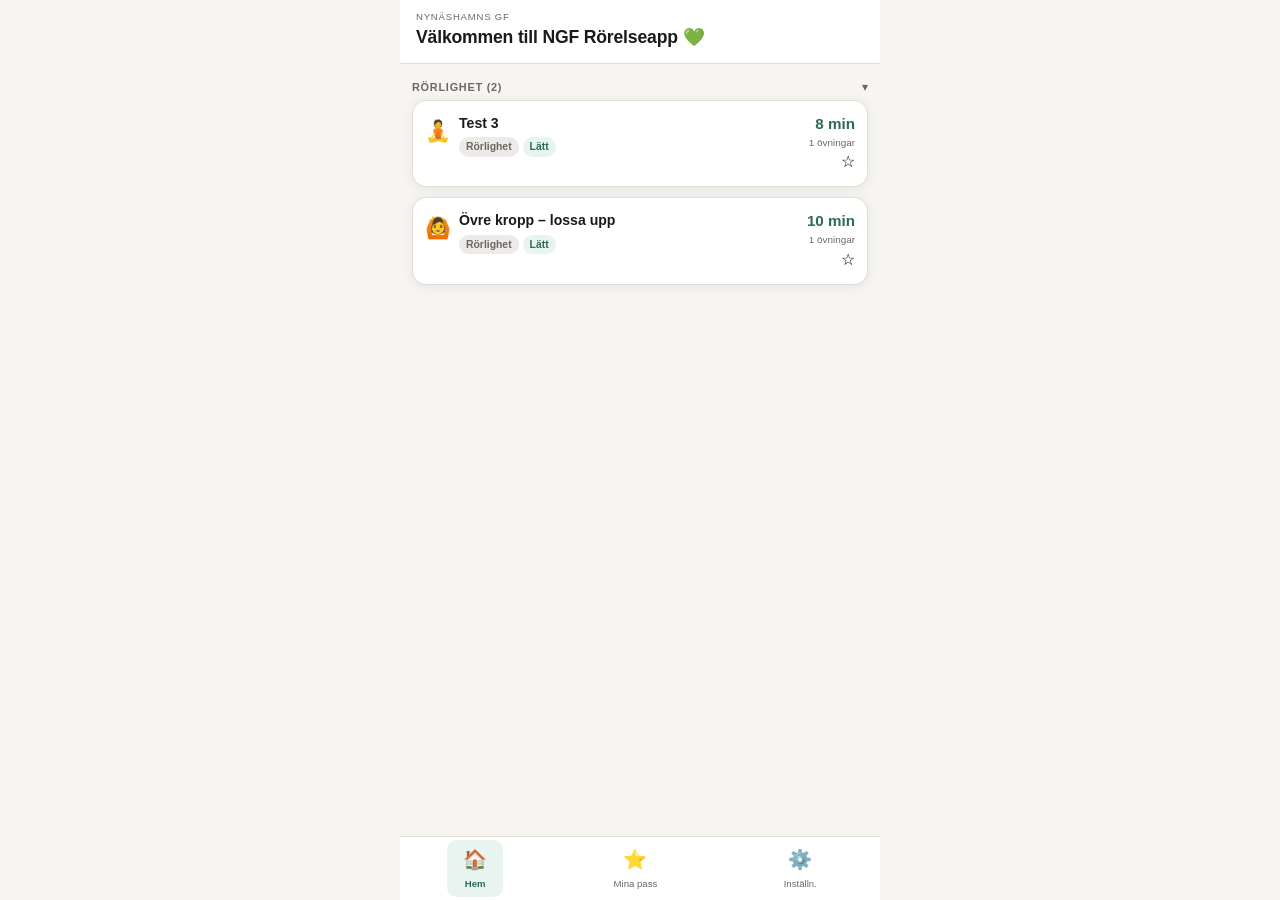
<file: index.html>
<!DOCTYPE html>
<html lang="sv" data-theme="light">
<head>
  <meta charset="UTF-8" />
  <meta name="viewport" content="width=device-width, initial-scale=1, viewport-fit=cover" />
  <meta name="theme-color" content="#2D6A4F" />
  <meta name="mobile-web-app-capable" content="yes" />
  <meta name="apple-mobile-web-app-status-bar-style" content="default" />
  <meta name="apple-mobile-web-app-title" content="NGF Rörelse" />
  <meta name="description" content="Träningspass för Nynäshamns GF" />

  <title>NGF Rörelseapp</title>

  <!-- PWA -->
  <link rel="manifest" href="manifest.json" />
  <link rel="apple-touch-icon" href="icons/icon-192.png" />

  <!-- Styles -->
  <link rel="stylesheet" href="css/app.css" />
</head>
<body>
  <div id="offline-banner" class="offline-banner hidden">Du är offline</div>
  <div id="app" style="background: var(--bg, #F7F5F2); color: var(--text, #1A1A1A);">
    <!-- Views are injected here -->
    <nav class="bottom-nav" id="bottom-nav"></nav>
  </div>

  <script type="module" src="js/app.js"></script>
</body>
</html>
</file>
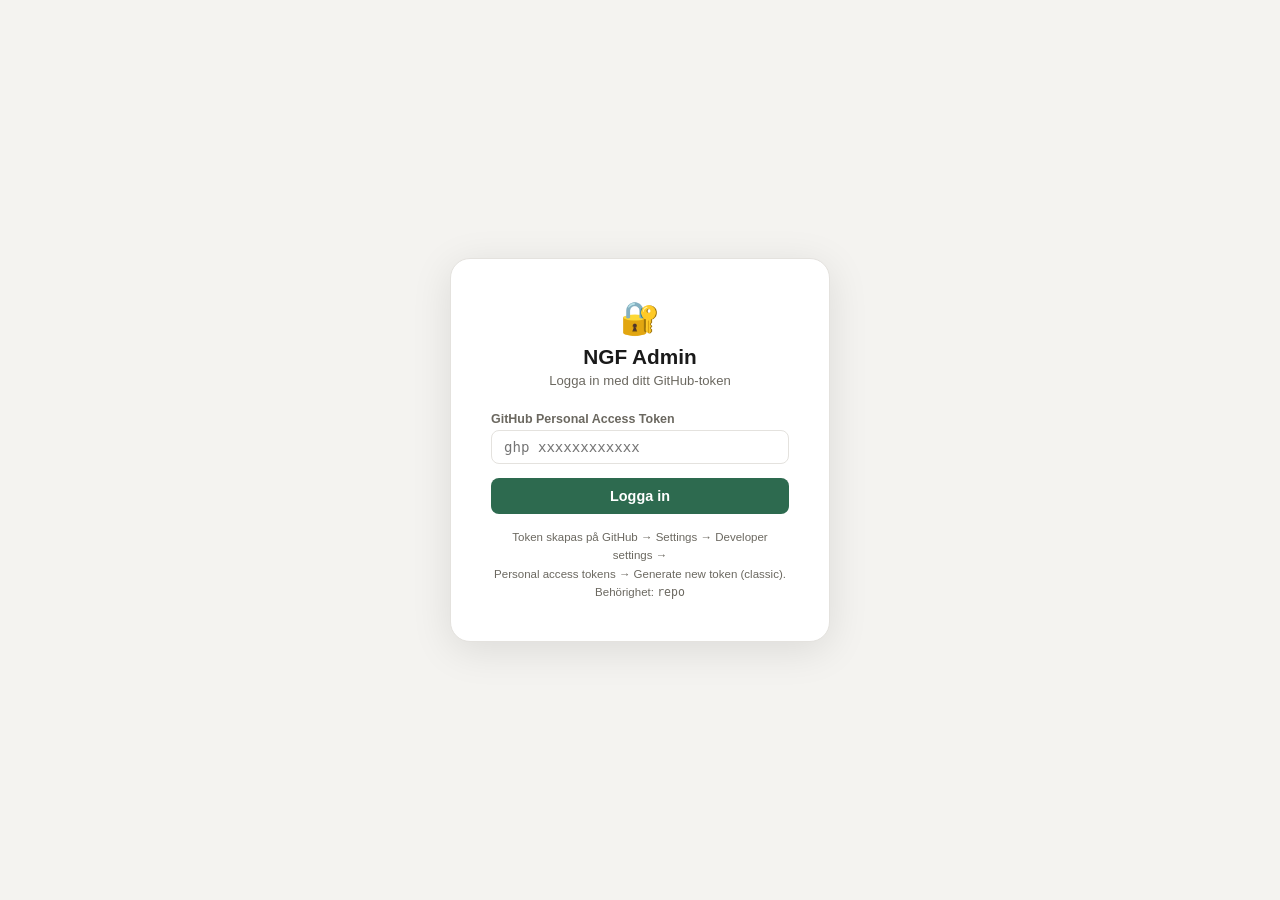
<file: admin/index.html>
<!DOCTYPE html>
<html lang="sv">
<head>
  <meta charset="UTF-8" />
  <meta name="viewport" content="width=device-width, initial-scale=1" />
  <title>NGF Admin</title>
  <style>
    *, *::before, *::after { box-sizing: border-box; margin: 0; padding: 0; }
    body { font-family: -apple-system, 'Helvetica Neue', sans-serif; background: #F4F3F0; color: #1A1A1A; font-size: 15px; }
    button { font-family: inherit; cursor: pointer; }
    input, textarea, select { font-family: inherit; }

    /* Layout */
    .shell { display: flex; min-height: 100vh; }
    .sidebar { width: 220px; background: #fff; border-right: 1px solid #E4E2DE; display: flex; flex-direction: column; position: fixed; top: 0; left: 0; height: 100vh; }
    .main { flex: 1; margin-left: 220px; padding: 32px 36px; max-width: calc(100vw - 220px); }
    .sidebar-logo { padding: 20px 20px 16px; border-bottom: 1px solid #E4E2DE; }
    .sidebar-logo h1 { font-size: 0.95rem; font-weight: 800; }
    .sidebar-logo p { font-size: 0.72rem; color: #6B6860; margin-top: 2px; }
    .nav-items { flex: 1; padding: 8px 0; }
    .nav-item { display: flex; align-items: center; gap: 10px; padding: 10px 20px; cursor: pointer; font-size: 0.88rem; font-weight: 500; color: #6B6860; border-right: 3px solid transparent; transition: all 0.15s; }
    .nav-item:hover { background: #F4F3F0; color: #1A1A1A; }
    .nav-item.active { font-weight: 700; color: #2D6A4F; background: #E8F4EF; border-right-color: #2D6A4F; }
    .sidebar-footer { padding: 16px 20px; border-top: 1px solid #E4E2DE; }
    .sidebar-footer .user { font-size: 0.82rem; font-weight: 600; margin-bottom: 6px; }
    .sidebar-footer .logout { background: none; border: none; color: #D32F2F; font-size: 0.78rem; cursor: pointer; padding: 0; }

    /* Page header */
    .page-header { display: flex; justify-content: space-between; align-items: flex-start; margin-bottom: 24px; }
    .page-title { font-size: 1.5rem; font-weight: 800; }
    .page-sub { font-size: 0.85rem; color: #6B6860; margin-top: 2px; }

    /* Stats */
    .stats-grid { display: grid; grid-template-columns: repeat(4, 1fr); gap: 14px; margin-bottom: 24px; }
    .stat-card { background: #fff; border-radius: 14px; border: 1px solid #E4E2DE; padding: 18px; }
    .stat-icon { font-size: 1.5rem; margin-bottom: 6px; }
    .stat-val { font-size: 1.6rem; font-weight: 800; }
    .stat-label { font-size: 0.78rem; color: #6B6860; margin-top: 2px; }

    /* Card / Table */
    .card { background: #fff; border-radius: 14px; border: 1px solid #E4E2DE; overflow: hidden; margin-bottom: 20px; }
    .card-header { padding: 14px 16px; border-bottom: 1px solid #E4E2DE; font-weight: 700; font-size: 0.9rem; }
    .tbl-head, .tbl-row { display: grid; padding: 10px 16px; align-items: center; }
    .tbl-head { background: #F9F8F6; border-bottom: 1px solid #E4E2DE; font-size: 0.72rem; font-weight: 700; color: #6B6860; letter-spacing: 0.05em; text-transform: uppercase; }
    .tbl-row { border-bottom: 1px solid #E4E2DE; font-size: 0.85rem; }
    .tbl-row:last-child { border-bottom: none; }

    /* Buttons */
    .btn { border-radius: 8px; padding: 7px 14px; font-size: 0.82rem; font-weight: 600; border: none; transition: opacity 0.15s; }
    .btn:active { opacity: 0.8; }
    .btn-primary { background: #2D6A4F; color: #fff; }
    .btn-secondary { background: #F9F8F6; color: #1A1A1A; border: 1px solid #E4E2DE; }
    .btn-danger { background: #D32F2F; color: #fff; }
    .btn-sm { padding: 4px 10px; font-size: 0.75rem; }

    /* Badges */
    .badge { display: inline-flex; align-items: center; padding: 2px 8px; border-radius: 20px; font-size: 0.72rem; font-weight: 600; }
    .badge-green { background: #E8F4EF; color: #2D6A4F; }
    .badge-orange { background: #FFF3E0; color: #E65100; }

    /* Form */
    .form-group { display: flex; flex-direction: column; gap: 12px; }
    .form-field { display: flex; flex-direction: column; gap: 4px; }
    .form-field label { font-size: 0.78rem; font-weight: 600; color: #6B6860; }
    .form-field input, .form-field select, .form-field textarea { border: 1px solid #E4E2DE; border-radius: 8px; padding: 8px 12px; font-size: 0.88rem; color: #1A1A1A; outline: none; background: #fff; }
    .form-field input:focus, .form-field select:focus { border-color: #2D6A4F; }
    .form-grid-2 { display: grid; grid-template-columns: 1fr 1fr; gap: 12px; }
    .form-grid-3 { display: grid; grid-template-columns: 1fr 1fr 1fr; gap: 12px; }
    .checkbox-row { display: flex; align-items: center; gap: 8px; font-size: 0.88rem; }

    /* Modal */
    .modal-overlay { position: fixed; inset: 0; background: rgba(0,0,0,0.45); display: flex; align-items: center; justify-content: center; z-index: 100; padding: 16px; }
    .modal { background: #fff; border-radius: 16px; padding: 28px; width: 480px; max-width: 100%; box-shadow: 0 20px 60px rgba(0,0,0,0.2); }
    .modal.sm { width: 360px; text-align: center; }
    .modal-title { font-weight: 800; font-size: 1.1rem; margin-bottom: 18px; }
    .modal-btns { display: flex; gap: 8px; margin-top: 20px; justify-content: flex-end; }
    .modal.sm .modal-btns { justify-content: center; }

    /* Toast */
    .toast { position: fixed; bottom: 24px; right: 24px; background: #2D6A4F; color: #fff; padding: 12px 20px; border-radius: 10px; font-size: 0.85rem; font-weight: 600; box-shadow: 0 4px 20px rgba(0,0,0,0.2); z-index: 200; animation: slideUp 0.2s ease; }
    @keyframes slideUp { from { transform: translateY(16px); opacity: 0; } to { transform: none; opacity: 1; } }

    /* Info box */
    .info-box { background: #E8F4EF; border: 1px solid #2D6A4F44; border-radius: 12px; padding: 12px 16px; font-size: 0.82rem; color: #2D6A4F; margin-bottom: 16px; }

    /* Color swatch */
    .swatch { width: 28px; height: 28px; border-radius: 50%; border: 1px solid #E4E2DE; display: inline-block; }

    /* Color picker row */
    .color-row { display: flex; align-items: center; justify-content: space-between; }
    .color-row label { font-size: 0.82rem; font-weight: 500; }
    .color-inputs { display: flex; align-items: center; gap: 8px; }
    .color-inputs input[type="color"] { width: 36px; height: 32px; border-radius: 6px; border: 1px solid #E4E2DE; cursor: pointer; padding: 2px; }
    .color-inputs input[type="text"] { width: 90px; border: 1px solid #E4E2DE; border-radius: 8px; padding: 6px 8px; font-size: 0.82rem; }

    /* Back link */
    .back-link { background: none; border: none; color: #2D6A4F; font-size: 0.85rem; font-weight: 600; cursor: pointer; padding: 0; margin-bottom: 8px; display: block; }

    /* History log */
    .log-row { padding: 11px 16px; border-bottom: 1px solid #E4E2DE; display: flex; justify-content: space-between; align-items: center; font-size: 0.85rem; }
    .log-row:last-child { border-bottom: none; }

    /* Login */
    .login-page { min-height: 100vh; display: flex; align-items: center; justify-content: center; background: #F4F3F0; }
    .login-card { background: #fff; border-radius: 20px; padding: 40px; width: 380px; box-shadow: 0 8px 40px rgba(0,0,0,0.1); border: 1px solid #E4E2DE; }
    .login-icon { font-size: 2rem; text-align: center; margin-bottom: 8px; }
    .login-title { font-size: 1.3rem; font-weight: 800; text-align: center; margin-bottom: 4px; }
    .login-sub { font-size: 0.82rem; color: #6B6860; text-align: center; margin-bottom: 24px; }
    .login-help { font-size: 0.72rem; color: #6B6860; text-align: center; margin-top: 14px; line-height: 1.6; }
    .error-msg { font-size: 0.75rem; color: #D32F2F; margin-top: 4px; }

    .hidden { display: none !important; }
  </style>
</head>
<body>

<!-- LOGIN -->
<div id="login-page" class="login-page">
  <div class="login-card">
    <div class="login-icon">🔐</div>
    <div class="login-title">NGF Admin</div>
    <div class="login-sub">Logga in med ditt GitHub-token</div>
    <div class="form-field" style="margin-bottom:14px">
      <label for="token-input">GitHub Personal Access Token</label>
      <input id="token-input" type="password" placeholder="ghp_xxxxxxxxxxxx" autocomplete="off" style="font-family:monospace" />
      <div class="error-msg hidden" id="token-error">Ogiltigt token. Prova att skriva "demo" för testläge.</div>
    </div>
    <button class="btn btn-primary" style="width:100%;padding:10px;font-size:0.9rem" id="btn-login">Logga in</button>
    <div class="login-help">
      Token skapas på GitHub → Settings → Developer settings →<br>
      Personal access tokens → Generate new token (classic).<br>
      Behörighet: <code>repo</code>
    </div>
  </div>
</div>

<!-- APP SHELL -->
<div id="app-shell" class="shell hidden">
  <aside class="sidebar">
    <div class="sidebar-logo">
      <h1>NGF Admin</h1>
      <p>Nynäshamns GF</p>
    </div>
    <nav class="nav-items" id="sidebar-nav">
      <div class="nav-item active" data-section="oversikt">📊 Översikt</div>
      <div class="nav-item" data-section="pass">📋 Pass</div>
      <div class="nav-item" data-section="ovningar">🏃 Övningsbibliotek</div>
      <div class="nav-item" data-section="teman">🎨 Teman</div>
    </nav>
    <div class="sidebar-footer">
      <div class="user" id="sidebar-user">AndyGymnastics</div>
      <button class="logout" id="btn-logout">Logga ut</button>
    </div>
  </aside>
  <main class="main" id="main-content"></main>
</div>

<script>
// ── State ─────────────────────────────────
const STORAGE_KEY = 'ngf_admin_data';
let state = {
  token: null,
  section: 'oversikt',
  subSection: null,
  data: null
};

function getSavedData() {
  try {
    const raw = localStorage.getItem(STORAGE_KEY);
    return raw ? JSON.parse(raw) : null;
  } catch {
    return null;
  }
}

function showToast(message, type = 'success') {
  const toast = document.createElement('div');
  toast.className = 'toast';
  toast.textContent = message;
  if (type === 'error') toast.style.background = '#D32F2F';
  document.body.appendChild(toast);
  setTimeout(() => toast.remove(), 3000);
}

async function fetchFileSHA() {
  try {
    const res = await fetch('https://api.github.com/repos/andygymnastics/ngf-rorelseapp/contents/data/data.json', {
      headers: { 'Authorization': `token ${state.token}` }
    });
    if (!res.ok) {
      const errText = await res.text();
      throw new Error(`GitHub API error: ${res.status} - ${errText}`);
    }
    const data = await res.json();
    return data.sha;
  } catch (error) {
    console.error('Failed to fetch file SHA:', error);
    throw error;
  }
}

async function pushToGitHub(dataToSave) {
  console.log('🔄 Attempting GitHub push...', { token: state.token ? 'present' : 'missing', isDemo: state.token === 'demo' });
  if (!state.token || state.token === 'demo') {
    console.log('Demo mode: skipping GitHub push');
    return;
  }

  try {
    showToast('💾 Sparar till GitHub...');
    console.log('Fetching SHA...');
    const sha = await fetchFileSHA();
    console.log('SHA fetched');

    // Encode to base64 properly
    const jsonString = JSON.stringify(dataToSave, null, 2);
    // Convert UTF-8 string to base64
    const content = btoa(unescape(encodeURIComponent(jsonString)));

    const pushData = {
      message: '📝 Admin update: ' + new Date().toLocaleString('sv-SE'),
      content: content,
      sha: sha
    };

    const res = await fetch('https://api.github.com/repos/andygymnastics/ngf-rorelseapp/contents/data/data.json', {
      method: 'PUT',
      headers: {
        'Authorization': `token ${state.token}`,
        'Content-Type': 'application/json'
      },
      body: JSON.stringify(pushData)
    });

    console.log('GitHub API response:', res.status);

    if (!res.ok) {
      const err = await res.json();
      console.error('GitHub API error:', err);
      throw new Error(err.message || `GitHub API error: ${res.status}`);
    }

    const result = await res.json();
    console.log('✅ GitHub push successful');
    showToast('✅ Ändringar sparade till GitHub!');
  } catch (error) {
    console.error('❌ GitHub push failed:', error);
    showToast(`❌ Kunde inte spara: ${error.message}`, 'error');
  }
}

async function saveData() {
  try {
    localStorage.setItem(STORAGE_KEY, JSON.stringify(state.data));
    await pushToGitHub(state.data);
  } catch (error) {
    console.warn('Kunde inte spara admindata:', error);
  }
}

function generateId(prefix = 'item') {
  return `${prefix}-${Date.now().toString(36)}-${Math.random().toString(36).slice(2,5)}`;
}

document.getElementById('btn-login').addEventListener('click', login);
document.getElementById('token-input').addEventListener('keydown', e => { if (e.key === 'Enter') login(); });
document.getElementById('btn-logout').addEventListener('click', logout);
document.getElementById('sidebar-nav').addEventListener('click', e => {
  const item = e.target.closest('[data-section]');
  if (item) navigate(item.dataset.section);
});
document.getElementById('main-content').addEventListener('click', handleAction);

async function login() {
  const token = document.getElementById('token-input').value.trim();
  if (token.startsWith('ghp_') || token === 'demo') {
    state.token = token;
    
    // Load actual data.json from GitHub Pages to sync with what users see
    try {
      console.log('🔄 Loading data from GitHub...');
      const res = await fetch('https://andygymnastics.github.io/ngf-rorelseapp/data/data.json');
      console.log('Response status:', res.status);
      if (!res.ok) throw new Error(`HTTP ${res.status}`);
      const data = await res.json();
      console.log('Loaded data:', { passes: data.pass?.length, exercises: data.ovningar?.length });
      state.data = data;
    } catch (e) {
      console.error('❌ Failed to load GitHub data:', e.message);
      showToast('Kunde inte ladda data från GitHub. Kontrollera din internetanslutning.', 'error');
      return; // Don't proceed with login
    }
    
    document.getElementById('login-page').classList.add('hidden');
    document.getElementById('app-shell').classList.remove('hidden');
    const userDisplay = token === 'demo' ? 'Demo-läge (ändringar sparas inte)' : 'AndyGymnastics';
    document.getElementById('sidebar-user').textContent = userDisplay;
    console.log('🔑 Logged in with token type:', token === 'demo' ? 'DEMO' : 'REAL');
    navigate('oversikt');
  } else {
    document.getElementById('token-error').classList.remove('hidden');
  }
}

function logout() {
  state.token = null;
  state.section = 'oversikt';
  state.subSection = null;
  document.getElementById('app-shell').classList.add('hidden');
  document.getElementById('login-page').classList.remove('hidden');
  document.getElementById('token-input').value = '';
}

function navigate(section, sub = null) {
  state.section = section;
  state.subSection = sub;
  document.querySelectorAll('.nav-item').forEach(el => {
    el.classList.toggle('active', el.dataset.section === section);
  });
  renderSection();
}

function renderSection() {
  const main = document.getElementById('main-content');
  switch (state.section) {
    case 'oversikt':   main.innerHTML = renderOversikt(); break;
    case 'pass':       main.innerHTML = state.subSection ? renderPassDetail(state.subSection) : renderPass(); break;
    case 'ovningar':   main.innerHTML = renderOvningar(); break;
    case 'teman':      main.innerHTML = renderTeman(); break;
  }
}

function renderOversikt() {
  const { pass, ovningar } = state.data;
  const pub = pass.filter(p => p.aktiv).length;
  return `
    <div class="page-header">
      <div><div class="page-title">Översikt</div><div class="page-sub">Nynäshamns GF · Rörelseapp</div></div>
    </div>
    <div class="stats-grid">
      ${statCard('📋', pass.length, 'Pass totalt', null)}
      ${statCard('✅', pub, 'Publicerade', '#2D6A4F')}
      ${statCard('⚠️', pass.length - pub, 'Opublicerade', '#E65100')}
      ${statCard('🏃', ovningar.length, 'Övningar i biblioteket', null)}
    </div>
    <div class="card">
      <div class="card-header">Senaste ändringar</div>
      ${['Anders · Lade till pass "Bål & core" · Idag 09:14',
         'Anders · Uppdaterade video för Axelrullningar · Igår 14:32',
         'Anders · Skapade tema Rosa · Mån 31 mar']
        .map(row => {
          const [vem, vad, nar] = row.split(' · ');
          return `<div class="log-row"><span><b>${vem}</b> ${vad}</span><span style="color:#6B6860;font-size:0.75rem">${nar}</span></div>`;
        }).join('')}
    </div>
  `;
}

function statCard(icon, val, label, color) {
  return `<div class="stat-card"><div class="stat-icon">${icon}</div><div class="stat-val" style="${color ? `color:${color}` : ''}">${val}</div><div class="stat-label">${label}</div></div>`;
}

function renderPass() {
  const rows = state.data.pass.map(p => `
    <div class="tbl-row" style="grid-template-columns:2fr 1fr 1fr 1fr 90px 120px">
      <div style="display:flex;align-items:center;gap:8px">
        <span>${p.emoji}</span>
        <div><div style="font-weight:600">${p.namn.sv}</div><div style="font-size:0.72rem;color:#6B6860">${p.tid} min</div></div>
      </div>
      <span>${p.kategori}</span>
      <span>${p.niva}</span>
      <span>${p.ovningar.length} st</span>
      <span><span class="badge ${p.aktiv ? 'badge-green' : 'badge-orange'}">${p.aktiv ? 'Publik' : 'Utkast'}</span></span>
      <div style="display:flex;gap:6px">
        <button class="btn btn-secondary btn-sm" data-action="edit-pass" data-id="${p.id}">Redigera</button>
        <button class="btn btn-danger btn-sm" data-action="delete-pass" data-id="${p.id}">✕</button>
      </div>
    </div>
  `).join('');
  return `
    <div class="page-header">
      <div><div class="page-title">Pass</div><div class="page-sub">${state.data.pass.length} pass totalt</div></div>
      <button class="btn btn-primary" data-action="new-pass">+ Nytt pass</button>
    </div>
    <div class="card">
      <div class="tbl-head" style="grid-template-columns:2fr 1fr 1fr 1fr 90px 120px">
        <span>Pass</span><span>Kategori</span><span>Nivå</span><span>Övningar</span><span>Status</span><span></span>
      </div>
      ${rows}
    </div>
  `;
}

function renderPassDetail(passId) {
  const pass = state.data.pass.find(p => p.id === passId);
  if (!pass) return renderPass();
  const rows = pass.ovningar.map((item, i) => {
    const ov = state.data.ovningar.find(o => o.id === item.ovningId);
    return `
      <div class="tbl-row" style="grid-template-columns:2fr 1fr 80px 1fr 80px">
        <span style="font-weight:600">${ov?.namn.sv || item.ovningId}</span>
        <span style="color:#6B6860">${item.varde}</span>
        <span>${ov?.loop ? '✅' : '—'}</span>
        <span>${ov?.video ? '<span class="badge badge-green">Länkad</span>' : '<span class="badge badge-orange">Saknas</span>'}</span>
        <div style="display:flex;gap:6px">
          <button class="btn btn-secondary btn-sm" data-action="edit-ovning-in-pass" data-index="${i}">✏️</button>
          <button class="btn btn-danger btn-sm" data-action="remove-ovning-from-pass" data-index="${i}">✕</button>
        </div>
      </div>
    `;
  }).join('');
  const html = `
    <button class="back-link" data-action="back-to-pass">← Tillbaka till pass</button>
    <div class="page-header">
      <div>
        <div class="page-title">${pass.emoji} ${pass.namn.sv}</div>
        <div class="page-sub">${pass.ovningar.length} övningar · ${pass.tid} min</div>
      </div>
      <div style="display:flex;gap:8px">
        <button class="btn btn-secondary" data-action="toggle-pass-status" data-id="${pass.id}">${pass.aktiv ? 'Avpublicera' : 'Publicera'}</button>
        <button class="btn btn-primary" data-action="add-ovning-to-pass">+ Övning</button>
      </div>
    </div>
    <div class="card" style="margin-bottom:16px">
      <div class="card-header">Passinformation</div>
      <div class="pass-detail-form" style="padding:16px">
        <div class="form-grid-3">
          <div class="form-field"><label>Namn (sv)</label><input class="pass-input-name" /></div>
          <div class="form-field"><label>Kategori</label><input class="pass-input-category" /></div>
          <div class="form-field"><label>Nivå</label><input class="pass-input-level" /></div>
        </div>
        <div class="form-grid-3" style="margin-top:12px">
          <div class="form-field"><label>Tid (min)</label><input class="pass-input-time" type="number" /></div>
          <div class="form-field"><label>Emoji</label><input class="pass-input-emoji" maxlength="2" /></div>
          <div></div>
        </div>
        <div style="margin-top:10px;text-align:right">
          <button class="btn btn-primary" data-action="save-pass-info">Spara</button>
        </div>
      </div>
    </div>
    <div class="card">
      <div class="tbl-head" style="grid-template-columns:2fr 1fr 80px 1fr 80px">
        <span>Övning</span><span>Tid / Reps</span><span>Loop</span><span>Video</span><span></span>
      </div>
      ${rows || '<div style="padding:16px;color:#6B6860;font-size:0.85rem">Inga övningar ännu.</div>'}
    </div>
  `;

  // Set values programmatically to ensure Swedish characters display correctly
  setTimeout(() => {
    const form = document.querySelector('.pass-detail-form');
    if (form) {
      form.querySelector('.pass-input-name').value = pass.namn.sv;
      form.querySelector('.pass-input-category').value = pass.kategori;
      form.querySelector('.pass-input-level').value = pass.niva;
      form.querySelector('.pass-input-time').value = pass.tid;
      form.querySelector('.pass-input-emoji').value = pass.emoji;
    }
  }, 0);

  return html;
}

function renderOvningar() {
  const rows = state.data.ovningar.map(ov => `
    <div class="tbl-row" style="grid-template-columns:2fr 80px 1fr 100px">
      <span style="font-weight:600">${ov.namn.sv}</span>
      <span>${ov.loop ? '✅' : '—'}</span>
      <span>${ov.video ? '<span class="badge badge-green">Länkad</span>' : '<span class="badge badge-orange">Saknas</span>'}</span>
      <div style="display:flex;gap:6px">
        <button class="btn btn-secondary btn-sm" data-action="edit-ovning" data-id="${ov.id}">✏️ Redigera</button>
        <button class="btn btn-danger btn-sm" data-action="delete-ovning" data-id="${ov.id}">✕</button>
      </div>
    </div>
  `).join('');
  return `
    <div class="page-header">
      <div><div class="page-title">Övningsbibliotek</div><div class="page-sub">${state.data.ovningar.length} övningar</div></div>
      <button class="btn btn-primary" data-action="new-ovning">+ Ny övning</button>
    </div>
    <div class="info-box">💡 Övningar i biblioteket kan återanvändas i flera pass. Redigerar du en övning här uppdateras den i alla pass som använder den.</div>
    <div class="card">
      <div class="tbl-head" style="grid-template-columns:2fr 80px 1fr 100px">
        <span>Övning</span><span>Loop</span><span>Video</span><span></span>
      </div>
      ${rows}
    </div>
  `;
}

function renderTeman() {
  const rows = state.data.teman.map(tema => `
    <div class="tbl-row" style="grid-template-columns:2fr 60px 1fr 120px">
      <span style="font-weight:600">${tema.namn.sv}</span>
      <span class="badge ${tema.las ? 'badge-orange' : 'badge-green'}">${tema.las ? 'Låst' : 'Anpassat'}</span>
      <span>${tema.las ? '<span style="color:#6B6860;font-size:0.82rem">Kan ej ändras</span>' : '<span class="badge badge-green">Aktiv</span>'}</span>
      <div style="display:flex;gap:6px">
        ${!tema.las ? `<button class="btn btn-secondary btn-sm" data-action="edit-tema" data-key="${tema.key}">✏️</button>
        <button class="btn btn-danger btn-sm" data-action="delete-tema" data-key="${tema.key}">✕</button>` : '<span style="color:#6B6860;font-size:0.78rem">Systemtema</span>'}
      </div>
    </div>
  `).join('');
  return `
    <div class="page-header">
      <div><div class="page-title">Teman</div><div class="page-sub">Ljust, Mörkt och Auto är systemteman och kan inte ändras.</div></div>
      <button class="btn btn-primary" data-action="new-tema">+ Nytt tema</button>
    </div>
    <div class="info-box">💡 Om ett anpassat tema tas bort återgår användare som hade det aktivt automatiskt till temat Ljust.</div>
    <div class="card">
      <div class="tbl-head" style="grid-template-columns:2fr 60px 1fr 120px">
        <span>Tema</span><span>Typ</span><span>Status</span><span></span>
      </div>
      ${rows}
    </div>
  `;
}

function handleAction(e) {
  const el = e.target.closest('[data-action]');
  if (!el) return;
  const action = el.dataset.action;

  switch (action) {
    case 'new-pass':        showPassModal(); break;
    case 'edit-pass':       navigate('pass', el.dataset.id); break;
    case 'back-to-pass':    navigate('pass'); break;
    case 'delete-pass':     showConfirmModal('Är du säker?', 'Passet och alla dess övningar tas bort permanent.', () => deletePass(el.dataset.id)); break;
    case 'toggle-pass-status': togglePassStatus(el.dataset.id); break;
    case 'save-pass-info':  savePassInfo(); break;
    case 'add-ovning-to-pass': showAddOvningModal(); break;
    case 'new-ovning':      showOvningModal(); break;
    case 'edit-ovning':     showOvningModal(el.dataset.id); break;
    case 'edit-ovning-in-pass': {
      const pass = state.data.pass.find(p => p.id === state.subSection);
      const index = Number(el.dataset.index);
      const ovningId = pass?.ovningar?.[index]?.ovningId;
      if (ovningId) showOvningModal(ovningId);
      break;
    }
    case 'remove-ovning-from-pass': {
      const pass = state.data.pass.find(p => p.id === state.subSection);
      const index = Number(el.dataset.index);
      if (pass && pass.ovningar[index]) {
        pass.ovningar.splice(index, 1);
        saveData();
        renderSection();
        toast('Övning borttagen från passet.');
      }
      break;
    }
    case 'delete-ovning':   showConfirmModal('Ta bort övning?', 'Övningen tas bort från biblioteket och alla pass som använder den.', () => deleteOvning(el.dataset.id)); break;
    case 'new-tema':        showTemaModal(); break;
    case 'edit-tema':       showTemaModal(el.dataset.key); break;
    case 'delete-tema':     showConfirmModal('Ta bort tema?', 'Temat tas bort. Användare som hade det aktivt återgår till Ljust.', () => deleteTema(el.dataset.key)); break;
  }
}

function deletePass(id) {
  state.data.pass = state.data.pass.filter(pass => pass.id !== id);
  saveData();
  if (state.subSection === id) state.subSection = null;
  navigate('pass');
  toast('Pass borttaget.');
}

function togglePassStatus(id) {
  const pass = state.data.pass.find(p => p.id === id);
  if (!pass) return;
  pass.aktiv = !pass.aktiv;
  saveData();
  renderSection();
  toast(pass.aktiv ? 'Passet är nu publicerat.' : 'Passet sparat som utkast.');
}

function savePassInfo() {
  const pass = state.data.pass.find(p => p.id === state.subSection);
  if (!pass) return;
  const form = document.querySelector('.pass-detail-form');
  if (!form) return;
  const name = form.querySelector('.pass-input-name').value.trim();
  const category = form.querySelector('.pass-input-category').value.trim();
  const level = form.querySelector('.pass-input-level').value.trim();
  const time = Number(form.querySelector('.pass-input-time').value);
  const emoji = form.querySelector('.pass-input-emoji').value.trim();

  if (name) pass.namn.sv = name;
  if (category) pass.kategori = category;
  if (level) pass.niva = level;
  if (time > 0) pass.tid = time;
  if (emoji) pass.emoji = emoji;

  saveData();
  renderSection();
  toast('Passinformation sparad.');
}

function deleteOvning(id) {
  state.data.ovningar = state.data.ovningar.filter(ov => ov.id !== id);
  state.data.pass.forEach(pass => {
    pass.ovningar = pass.ovningar.filter(item => item.ovningId !== id);
  });
  saveData();
  renderSection();
  toast('Övning borttagen.');
}

function deleteTema(key) {
  state.data.teman = state.data.teman.filter(tema => tema.key !== key);
  saveData();
  renderSection();
  toast('Tema borttaget.');
}

function addOvningToPass(passId, ovningId, value) {
  const pass = state.data.pass.find(p => p.id === passId);
  if (!pass) return;
  pass.ovningar.push({ ovningId, varde: value });
  saveData();
  renderSection();
  toast('Övning tillagd i passet.');
}

function showConfirmModal(title, body, onConfirm) {
  const m = modal(`
    <div style="text-align:center">
      <div style="font-size:2rem;margin-bottom:10px">⚠️</div>
      <div class="modal-title">${title}</div>
      <div style="font-size:0.85rem;color:#6B6860;margin-bottom:16px;line-height:1.5">${body}</div>
      <div class="modal-btns" style="justify-content:center">
        <button class="btn btn-secondary" style="flex:1" id="m-cancel">Avbryt</button>
        <button class="btn btn-danger" style="flex:1" id="m-confirm">Ta bort</button>
      </div>
    </div>
  `, true);
  m.querySelector('#m-cancel').addEventListener('click', () => m.remove());
  m.querySelector('#m-confirm').addEventListener('click', () => { m.remove(); onConfirm(); });
}

function showPassModal() {
  const m = modal(`
    <div class="modal-title">Nytt pass</div>
    <div class="form-group">
      <div class="form-field"><label>Namn (svenska)</label><input class="input-pass-name" placeholder="T.ex. Ryggsträck" /></div>
      <div class="form-grid-2">
        <div class="form-field"><label>Kategori</label>
          <select class="input-pass-category"><option>Rörlighet</option><option>Styrka</option></select>
        </div>
        <div class="form-field"><label>Nivå</label>
          <select class="input-pass-level"><option>Lätt</option><option>Medel</option><option>Avancerad</option></select>
        </div>
      </div>
      <div class="form-field"><label>Uppskattad tid (minuter)</label><input class="input-pass-time" type="number" placeholder="10" /></div>
      <div class="form-field"><label>Emoji</label><input class="input-pass-emoji" placeholder="🙆" maxlength="2" /></div>
    </div>
    <div class="modal-btns">
      <button class="btn btn-secondary" id="m-cancel">Avbryt</button>
      <button class="btn btn-primary" id="m-save">Skapa pass</button>
    </div>
  `);
  m.querySelector('#m-cancel').addEventListener('click', () => m.remove());
  m.querySelector('#m-save').addEventListener('click', () => {
    const name = m.querySelector('.input-pass-name').value.trim();
    const category = m.querySelector('.input-pass-category').value.trim();
    const level = m.querySelector('.input-pass-level').value.trim();
    const time = Number(m.querySelector('.input-pass-time').value);
    const emoji = m.querySelector('.input-pass-emoji').value.trim() || '🧘';

    if (!name) {
      toast('Ange ett namn för passet.');
      return;
    }

    const newPass = {
      id: generateId('pass'),
      namn: { sv: name },
      kategori: category || 'Rörlighet',
      niva: level || 'Lätt',
      tid: time > 0 ? time : 10,
      emoji,
      aktiv: true,
      ovningar: []
    };

    state.data.pass.unshift(newPass);
    saveData();
    m.remove();
    navigate('pass', newPass.id);
    toast('Pass skapat och publicerat.');
  });
}

function showOvningModal(id = null) {
  const ov = id ? state.data.ovningar.find(o => o.id === id) : null;
  const m = modal(`
    <div class="modal-title">${ov ? 'Redigera övning' : 'Ny övning'}</div>
    <div class="form-group">
      <div class="form-field"><label>Namn (svenska)</label><input class="input-ov-name-sv" placeholder="T.ex. Axelrullningar" /></div>
      <div class="form-field"><label>Namn (engelska)</label><input class="input-ov-name-en" placeholder="E.g. Shoulder Rolls" /></div>
      <div class="form-field"><label>Video-URL (Google Drive)</label><input class="input-ov-video" type="url" placeholder="https://drive.google.com/file/d/..." /></div>
      <div class="checkbox-row">
        <input type="checkbox" id="cb-loop" />
        <label for="cb-loop">Repetera övningen (loop)</label>
      </div>
    </div>
    <div class="modal-btns">
      <button class="btn btn-secondary" id="m-cancel">Avbryt</button>
      <button class="btn btn-primary" id="m-save">${ov ? 'Spara ändringar' : 'Skapa övning'}</button>
    </div>
  `);

  // Set values programmatically to ensure Swedish characters display correctly
  if (ov) {
    m.querySelector('.input-ov-name-sv').value = ov.namn?.sv || '';
    m.querySelector('.input-ov-name-en').value = ov.namn?.en || '';
    m.querySelector('.input-ov-video').value = ov.video || '';
    m.querySelector('#cb-loop').checked = ov.loop || false;
  }
  m.querySelector('#m-cancel').addEventListener('click', () => m.remove());
  m.querySelector('#m-save').addEventListener('click', () => {
    const nameSv = m.querySelector('.input-ov-name-sv').value.trim();
    const nameEn = m.querySelector('.input-ov-name-en').value.trim();
    const video = m.querySelector('.input-ov-video').value.trim();
    const loop = m.querySelector('#cb-loop').checked;

    if (!nameSv) {
      toast('Ange ett svenskt namn för övningen.');
      return;
    }

    if (ov) {
      ov.namn.sv = nameSv;
      ov.namn.en = nameEn;
      ov.video = video;
      ov.loop = loop;
      saveData();
      renderSection();
      toast('Övning uppdaterad.');
    } else {
      state.data.ovningar.unshift({
        id: generateId('ov'),
        namn: { sv: nameSv, en: nameEn },
        video,
        loop
      });
      saveData();
      renderSection();
      toast('Övning skapad.');
    }
    m.remove();
  });
}

function showAddOvningModal() {
  const options = state.data.ovningar.map(o => `<option value="${o.id}">${o.namn.sv}</option>`).join('');
  const m = modal(`
    <div class="modal-title">Lägg till övning i pass</div>
    <div class="form-group">
      <div class="form-field"><label>Välj övning</label><select class="select-pass-ovning">${options}</select></div>
      <div class="form-field"><label>Tid / Reps</label><input class="input-pass-ov-time" placeholder="T.ex. 1:00 eller 3 × 12 reps" /></div>
    </div>
    <div class="modal-btns">
      <button class="btn btn-secondary" id="m-cancel">Avbryt</button>
      <button class="btn btn-primary" id="m-save">Lägg till</button>
    </div>
  `);
  m.querySelector('#m-cancel').addEventListener('click', () => m.remove());
  m.querySelector('#m-save').addEventListener('click', () => {
    const ovningId = m.querySelector('.select-pass-ovning').value;
    const value = m.querySelector('.input-pass-ov-time').value.trim() || '1:00';
    if (!state.subSection) return;
    addOvningToPass(state.subSection, ovningId, value);
    m.remove();
  });
}

function showTemaModal(key = null) {
  const tema = key ? state.data.teman.find(t => t.key === key) : null;
  const colors = tema?.colors || { accent: '#2D6A4F', bg: '#FFFFFF', surface: '#FFFFFF', text: '#1A1A1A' };
  const m = modal(`
    <div class="modal-title">${tema ? 'Redigera tema' : 'Nytt tema'}</div>
    <div class="form-group">
      <div class="form-field"><label>Namn (svenska)</label><input class="input-tema-name-sv" value="${tema?.namn.sv || ''}" placeholder="T.ex. Höst" /></div>
      <div class="form-field"><label>Namn (engelska)</label><input class="input-tema-name-en" value="${tema?.namn.en || ''}" placeholder="E.g. Autumn" /></div>
      ${['Accentfärg','Bakgrundsfärg','Ytfärg','Textfärg'].map((label, index) => `
        <div class="color-row">
          <label>${label}</label>
          <div class="color-inputs">
            <input type="color" class="input-tema-color-${index}" value="${Object.values(colors)[index] || '#2D6A4F'}" />
            <input type="text" class="input-tema-color-text-${index}" value="${Object.values(colors)[index] || '#2D6A4F'}" />
          </div>
        </div>
      `).join('')}
    </div>
    <div class="modal-btns">
      <button class="btn btn-secondary" id="m-cancel">Avbryt</button>
      <button class="btn btn-primary" id="m-save">${tema ? 'Spara ändringar' : 'Skapa tema'}</button>
    </div>
  `);
  m.querySelector('#m-cancel').addEventListener('click', () => m.remove());
  m.querySelector('#m-save').addEventListener('click', () => {
    const nameSv = m.querySelector('.input-tema-name-sv').value.trim();
    const nameEn = m.querySelector('.input-tema-name-en').value.trim();
    if (!nameSv) {
      toast('Ange ett namn för temat.');
      return;
    }
    const collectedColors = {
      accent: m.querySelector('.input-tema-color-0').value,
      bg: m.querySelector('.input-tema-color-1').value,
      surface: m.querySelector('.input-tema-color-2').value,
      text: m.querySelector('.input-tema-color-3').value
    };

    if (tema) {
      tema.namn.sv = nameSv;
      tema.namn.en = nameEn;
      tema.colors = collectedColors;
      saveData();
      renderSection();
      toast('Tema uppdaterat.');
    } else {
      state.data.teman.push({
        key: generateId('tema'),
        namn: { sv: nameSv, en: nameEn },
        las: false,
        colors: collectedColors
      });
      saveData();
      renderSection();
      toast('Tema skapat och tillgängligt i appen.');
    }
    m.remove();
  });
}

function modal(content, sm = false) {
  const overlay = document.createElement('div');
  overlay.className = 'modal-overlay';
  overlay.innerHTML = `<div class="modal${sm ? ' sm' : ''}">${content}</div>`;
  overlay.addEventListener('click', e => { if (e.target === overlay) overlay.remove(); });
  document.body.appendChild(overlay);
  return overlay;
}

function toast(msg) {
  const el = document.createElement('div');
  el.className = 'toast';
  el.textContent = '✓ ' + msg;
  document.body.appendChild(el);
  setTimeout(() => el.remove(), 2800);
}
</script>
</body>
</html>
</file>
<file: css/app.css>
/* ── Reset ─────────────────────────────── */
*, *::before, *::after { box-sizing: border-box; margin: 0; padding: 0; }
html, body { height: 100%; font-size: 16px; }
body {
  font-family: -apple-system, 'DM Sans', 'Helvetica Neue', sans-serif;
  background: var(--bg);
  color: var(--text);
  line-height: 1.5;
  -webkit-font-smoothing: antialiased;
  transition: background 0.2s, color 0.2s;
}
button { font-family: inherit; cursor: pointer; }
a { color: inherit; }
input, textarea { font-family: inherit; }

/* ── Theme: Light (default) ─────────────── */
:root, [data-theme="light"] {
  --bg:           #F7F5F2;
  --surface:      #FFFFFF;
  --surface-alt:  #EDEBE7;
  --text:         #1A1A1A;
  --text-muted:   #6B6860;
  --accent:       #2D6A4F;
  --accent-text:  #FFFFFF;
  --border:       #E0DDD8;
  --shadow:       0 2px 12px rgba(0,0,0,0.07);
  --pill:         #E8F4EF;
  --pill-text:    #2D6A4F;
  --danger:       #D32F2F;
}

/* ── Theme: Dark ────────────────────────── */
[data-theme="dark"] {
  --bg:           #111110;
  --surface:      #1C1C1B;
  --surface-alt:  #252523;
  --text:         #F0EDE8;
  --text-muted:   #8A8880;
  --accent:       #4A9E7A;
  --accent-text:  #FFFFFF;
  --border:       #2E2D2B;
  --shadow:       0 2px 16px rgba(0,0,0,0.5);
  --pill:         #1E3D30;
  --pill-text:    #4A9E7A;
  --danger:       #EF5350;
}

/* ── Theme: Pink ────────────────────────── */
[data-theme="pink"] {
  --bg:           #FFF0F5;
  --surface:      #FFFFFF;
  --surface-alt:  #FFE4EF;
  --text:         #2A1420;
  --text-muted:   #8A5970;
  --accent:       #C2185B;
  --accent-text:  #FFFFFF;
  --border:       #F5C6D8;
  --shadow:       0 2px 12px rgba(194,24,91,0.08);
  --pill:         #FFE4EF;
  --pill-text:    #C2185B;
  --danger:       #D32F2F;
}

/* ── App shell ───────────────────────────── */
#app {
  max-width: 480px;
  margin: 0 auto;
  min-height: 100vh;
  display: flex;
  flex-direction: column;
  position: relative;
  overflow: hidden;
}

/* ── Views ───────────────────────────────── */
.view {
  flex: 1;
  overflow-y: auto;
  padding-bottom: 72px;
  animation: fadeIn 0.18s ease;
}
@keyframes fadeIn { from { opacity: 0; transform: translateY(6px); } to { opacity: 1; transform: none; } }

/* ── Header ──────────────────────────────── */
.app-header {
  padding: 10px 16px 12px;
  display: flex;
  align-items: center;
  justify-content: space-between;
  border-bottom: 1px solid var(--border);
  background: var(--surface);
  position: sticky;
  top: 0;
  z-index: 10;
}
.app-header h1 { font-size: 1.2rem; font-weight: 800; letter-spacing: -0.01em; }
.app-header .subtitle { font-size: 0.6rem; color: var(--text-muted); text-transform: uppercase; letter-spacing: 0.08em; }
.back-btn {
  background: none; border: none;
  font-size: 1.3rem; color: var(--text);
  padding: 0; line-height: 1;
}

/* ── Bottom nav ──────────────────────────── */
.bottom-nav {
  position: fixed;
  bottom: 0; left: 50%; transform: translateX(-50%);
  width: 100%; max-width: 480px;
  height: 64px;
  background: var(--surface);
  border-top: 1px solid var(--border);
  display: flex;
  align-items: center;
  justify-content: space-around;
  z-index: 20;
}
.nav-item {
  display: flex; flex-direction: column; align-items: center;
  gap: 2px; font-size: 0.6rem; font-weight: 500;
  color: var(--text-muted); cursor: pointer;
  padding: 6px 16px; border-radius: 10px;
  transition: all 0.15s;
}
.nav-item.active { font-weight: 700; color: var(--accent); background: var(--pill); }
.nav-item .nav-icon { font-size: 1.2rem; }

/* ── Cards ───────────────────────────────── */
.card {
  background: var(--surface);
  border-radius: 14px;
  padding: 12px;
  margin: 0 12px 10px;
  box-shadow: var(--shadow);
  border: 1px solid var(--border);
  cursor: pointer;
  transition: transform 0.1s;
}
.card:active { transform: scale(0.98); }

/* ── Section header ──────────────────────── */
.section-header {
  padding: 10px 12px 4px;
  display: flex; align-items: center; justify-content: space-between;
  cursor: pointer;
}
.section-label {
  font-size: 0.68rem; color: var(--text-muted);
  font-weight: 700; letter-spacing: 0.07em; text-transform: uppercase;
}
.section-toggle { font-size: 0.75rem; color: var(--text-muted); transition: transform 0.2s; }
.section-toggle.collapsed { transform: rotate(-90deg); }

/* ── Pass card ───────────────────────────── */
.pass-card { display: flex; justify-content: space-between; align-items: flex-start; }
.pass-card-left { display: flex; align-items: flex-start; gap: 8px; flex: 1; }
.pass-emoji { font-size: 1.3rem; margin-top: 2px; }
.pass-name { font-weight: 700; font-size: 0.88rem; margin-bottom: 3px; }
.pass-desc { font-size: 0.76rem; color: var(--text-muted); line-height: 1.5; margin-top: 4px; }
.pass-card-right { text-align: right; margin-left: 8px; flex-shrink: 0; }
.pass-time { font-size: 0.95rem; font-weight: 800; color: var(--accent); }
.pass-count { font-size: 0.62rem; color: var(--text-muted); }

/* ── Badges ──────────────────────────────── */
.badges { display: flex; gap: 4px; margin-top: 3px; flex-wrap: wrap; }
.badge {
  font-size: 0.65rem; font-weight: 600;
  padding: 2px 7px; border-radius: 20px;
}
.badge-muted { background: var(--surface-alt); color: var(--text-muted); }
.badge-accent { background: var(--pill); color: var(--pill-text); }
.fav-btn { background: none; border: none; font-size: 1rem; cursor: pointer; margin-top: 2px; }

/* ── Exercise row ────────────────────────── */
.exercise-row {
  display: flex; align-items: center; gap: 10px;
  padding: 10px 12px; margin: 0 12px 7px;
  background: var(--surface); border-radius: 12px;
  border: 1.5px solid var(--border); cursor: pointer;
  transition: border-color 0.15s;
}
.exercise-row:active { border-color: var(--accent); }
.exercise-num {
  width: 30px; height: 30px; border-radius: 9px;
  background: var(--pill); color: var(--pill-text);
  display: flex; align-items: center; justify-content: center;
  font-weight: 800; font-size: 0.82rem; flex-shrink: 0;
}
.exercise-name { font-weight: 600; font-size: 0.85rem; }
.exercise-val { font-size: 0.72rem; color: var(--text-muted); }
.exercise-arrow { color: var(--text-muted); font-size: 0.8rem; margin-left: auto; }

/* ── Toggle ──────────────────────────────── */
.toggle-row {
  display: flex; align-items: center; justify-content: space-between;
  margin: 6px 12px; padding: 9px 12px;
  background: var(--surface-alt); border-radius: 11px;
}
.toggle-label { font-size: 0.82rem; font-weight: 600; }
.toggle-switch {
  width: 40px; height: 22px; border-radius: 11px;
  background: var(--border); position: relative;
  cursor: pointer; transition: background 0.2s; flex-shrink: 0;
  border: none;
}
.toggle-switch.on { background: var(--accent); }
.toggle-knob {
  position: absolute; top: 2px; left: 2px;
  width: 18px; height: 18px; border-radius: 50%;
  background: #fff; transition: left 0.2s;
  box-shadow: 0 1px 3px rgba(0,0,0,0.2);
  pointer-events: none;
}
.toggle-switch.on .toggle-knob { left: 20px; }

/* ── Buttons ─────────────────────────────── */
.btn {
  border-radius: 11px; padding: 10px 18px;
  font-size: 0.88rem; font-weight: 700;
  border: none; transition: opacity 0.15s;
}
.btn:active { opacity: 0.8; }
.btn-primary { background: var(--accent); color: var(--accent-text); }
.btn-secondary { background: var(--surface-alt); color: var(--text); border: 1px solid var(--border); }
.btn-danger { background: var(--danger); color: #fff; }
.btn-full { width: 100%; }
.btn-row { display: flex; gap: 8px; padding: 12px; }

/* ── Progress bar ────────────────────────── */
.progress-bar {
  height: 3px; background: var(--border);
  margin: 0 12px;
}
.progress-fill {
  height: 100%; background: var(--accent);
  border-radius: 3px; transition: width 0.3s;
}

/* ── Timer circle ────────────────────────── */
.timer-wrap { text-align: center; padding: 8px 12px 0; }
.timer-circle {
  width: 84px; height: 84px; border-radius: 50%;
  border: 4px solid var(--accent);
  display: flex; flex-direction: column;
  align-items: center; justify-content: center;
  margin: 0 auto 14px;
  background: var(--surface);
}
.timer-num { font-size: 1.7rem; font-weight: 800; color: var(--accent); line-height: 1; }
.timer-label { font-size: 0.58rem; color: var(--text-muted); text-transform: uppercase; letter-spacing: 0.05em; }
.player-title { font-weight: 800; font-size: 1.15rem; margin-bottom: 3px; }
.player-val { font-size: 0.78rem; color: var(--text-muted); margin-bottom: 12px; }
.player-btns { display: flex; gap: 6px; justify-content: center; flex-wrap: wrap; }

/* ── Video container ─────────────────────── */
.video-container {
  margin: 12px;
  border-radius: 16px;
  overflow: hidden;
  background: var(--surface-alt);
  aspect-ratio: 16/9;
  display: flex; align-items: center; justify-content: center;
  border: 1px solid var(--border);
}
.video-container iframe { width: 100%; height: 100%; border: none; }
.video-placeholder { text-align: center; color: var(--text-muted); }
.video-placeholder .play-icon { font-size: 2.2rem; margin-bottom: 5px; }
.video-placeholder p { font-size: 0.78rem; }
.video-placeholder small { font-size: 0.68rem; opacity: 0.6; }
.video-offline { text-align: center; color: var(--text-muted); padding: 20px; font-size: 0.82rem; }

/* ── Pass detail ─────────────────────────── */
.pass-detail-hero { padding: 14px 12px 6px; text-align: center; }
.pass-detail-emoji { font-size: 2.4rem; margin-bottom: 3px; }
.pass-detail-meta { font-size: 0.68rem; color: var(--text-muted); margin-bottom: 5px; }
.pass-detail-desc { font-size: 0.8rem; color: var(--text-muted); line-height: 1.6; padding: 0 6px; }

/* ── Settings ────────────────────────────── */
.settings-group {
  margin: 0 12px 10px;
  background: var(--surface);
  border-radius: 14px;
  overflow: hidden;
  border: 1px solid var(--border);
}
.settings-row {
  display: flex; align-items: center; justify-content: space-between;
  padding: 12px 14px;
  border-bottom: 1px solid var(--border);
  cursor: pointer;
}
.settings-row:last-child { border-bottom: none; }
.settings-row-label { font-size: 0.88rem; font-weight: 500; }
.settings-row-value { font-size: 0.82rem; color: var(--text-muted); }
.settings-check { color: var(--accent); font-weight: 700; }
.settings-input-group {
  margin: 0 12px 10px;
  background: var(--surface);
  border-radius: 14px;
  padding: 12px 14px;
  border: 1px solid var(--border);
  display: flex; flex-direction: column; gap: 10px;
}
.settings-field label {
  font-size: 0.72rem; font-weight: 600;
  color: var(--text-muted); margin-bottom: 4px; display: block;
}
.settings-field input {
  width: 100%; background: var(--surface-alt);
  border: 1px solid var(--border); border-radius: 10px;
  padding: 9px 12px; font-size: 0.88rem; color: var(--text); outline: none;
}
.settings-danger { color: var(--danger) !important; }
.settings-arrow { color: var(--text-muted); }
.settings-info {
  padding: 14px; text-align: center;
  font-size: 0.68rem; color: var(--text-muted);
}
.settings-mailto { color: var(--accent); text-decoration: none; font-weight: 600; font-size: 0.78rem; }

/* ── History ─────────────────────────────── */
.history-card { display: flex; align-items: center; gap: 10px; cursor: default; }
.history-emoji { font-size: 1.3rem; }
.history-name { font-weight: 600; font-size: 0.85rem; }
.history-meta { font-size: 0.72rem; color: var(--text-muted); }
.history-done { background: var(--pill); color: var(--pill-text); }

/* ── Complete screen ─────────────────────── */
.complete-screen {
  flex: 1; display: flex; flex-direction: column;
  align-items: center; justify-content: center;
  padding: 32px; text-align: center;
}
.complete-icon { font-size: 3rem; margin-bottom: 12px; }
.complete-title { font-size: 1.4rem; font-weight: 800; margin-bottom: 6px; }
.complete-sub { font-size: 0.85rem; color: var(--text-muted); margin-bottom: 24px; line-height: 1.6; }

/* ── Empty state ─────────────────────────── */
.empty-state {
  padding: 24px 16px; text-align: center;
  color: var(--text-muted); font-size: 0.82rem; line-height: 1.6;
}

/* ── Greeting ────────────────────────────── */
.greeting { font-size: 1.1rem; font-weight: 800; letter-spacing: -0.01em; }
.greeting-sub { font-size: 0.6rem; color: var(--text-muted); text-transform: uppercase; letter-spacing: 0.08em; }

/* ── Exercise detail ─────────────────────── */
.exercise-detail { padding: 0 12px; }
.exercise-detail-name { font-weight: 800; font-size: 1.15rem; margin-bottom: 4px; }
.exercise-detail-desc {
  font-size: 0.82rem; color: var(--text-muted); line-height: 1.7;
  background: var(--surface); padding: 12px; border-radius: 11px;
  border: 1px solid var(--border); margin-top: 10px;
}

/* ── Dropdown ────────────────────────────── */
.dropdown { position: relative; }
.dropdown-trigger {
  display: flex; align-items: center; justify-content: space-between;
  background: var(--surface-alt); border: 1px solid var(--border);
  border-radius: 10px; padding: 9px 12px; cursor: pointer;
  font-size: 0.88rem; font-weight: 500; color: var(--text);
  width: 100%;
}
.dropdown-arrow { font-size: 0.72rem; color: var(--text-muted); transition: transform 0.2s; }
.dropdown-arrow.open { transform: rotate(180deg); }
.dropdown-menu {
  position: absolute; top: calc(100% + 4px); left: 0; right: 0;
  background: var(--surface); border: 1px solid var(--border);
  border-radius: 10px; box-shadow: var(--shadow); z-index: 50; overflow: hidden;
}
.dropdown-item {
  padding: 10px 12px; font-size: 0.88rem; cursor: pointer;
  border-bottom: 1px solid var(--border);
  display: flex; align-items: center; justify-content: space-between;
  transition: background 0.1s;
}
.dropdown-item:last-child { border-bottom: none; }
.dropdown-item.selected { background: var(--pill); color: var(--pill-text); font-weight: 700; }
.dropdown-item:not(.selected):hover { background: var(--surface-alt); }

/* ── Modal ───────────────────────────────── */
.modal-overlay {
  position: fixed; inset: 0;
  background: rgba(0,0,0,0.5);
  display: flex; align-items: center; justify-content: center;
  z-index: 100; padding: 16px;
}
.modal {
  background: var(--surface); border-radius: 16px;
  padding: 20px; width: 100%; max-width: 320px;
  text-align: center;
}
.modal-title { font-weight: 700; font-size: 1rem; margin-bottom: 8px; }
.modal-body { font-size: 0.82rem; color: var(--text-muted); margin-bottom: 16px; line-height: 1.5; }
.modal-btns { display: flex; gap: 8px; }

/* ── Offline banner ──────────────────────── */
.offline-banner {
  background: #E65100; color: #fff;
  text-align: center; padding: 6px;
  font-size: 0.75rem; font-weight: 600;
}

/* ── Utilities ───────────────────────────── */
.hidden { display: none !important; }
.spacer { flex: 1; }
</file>
